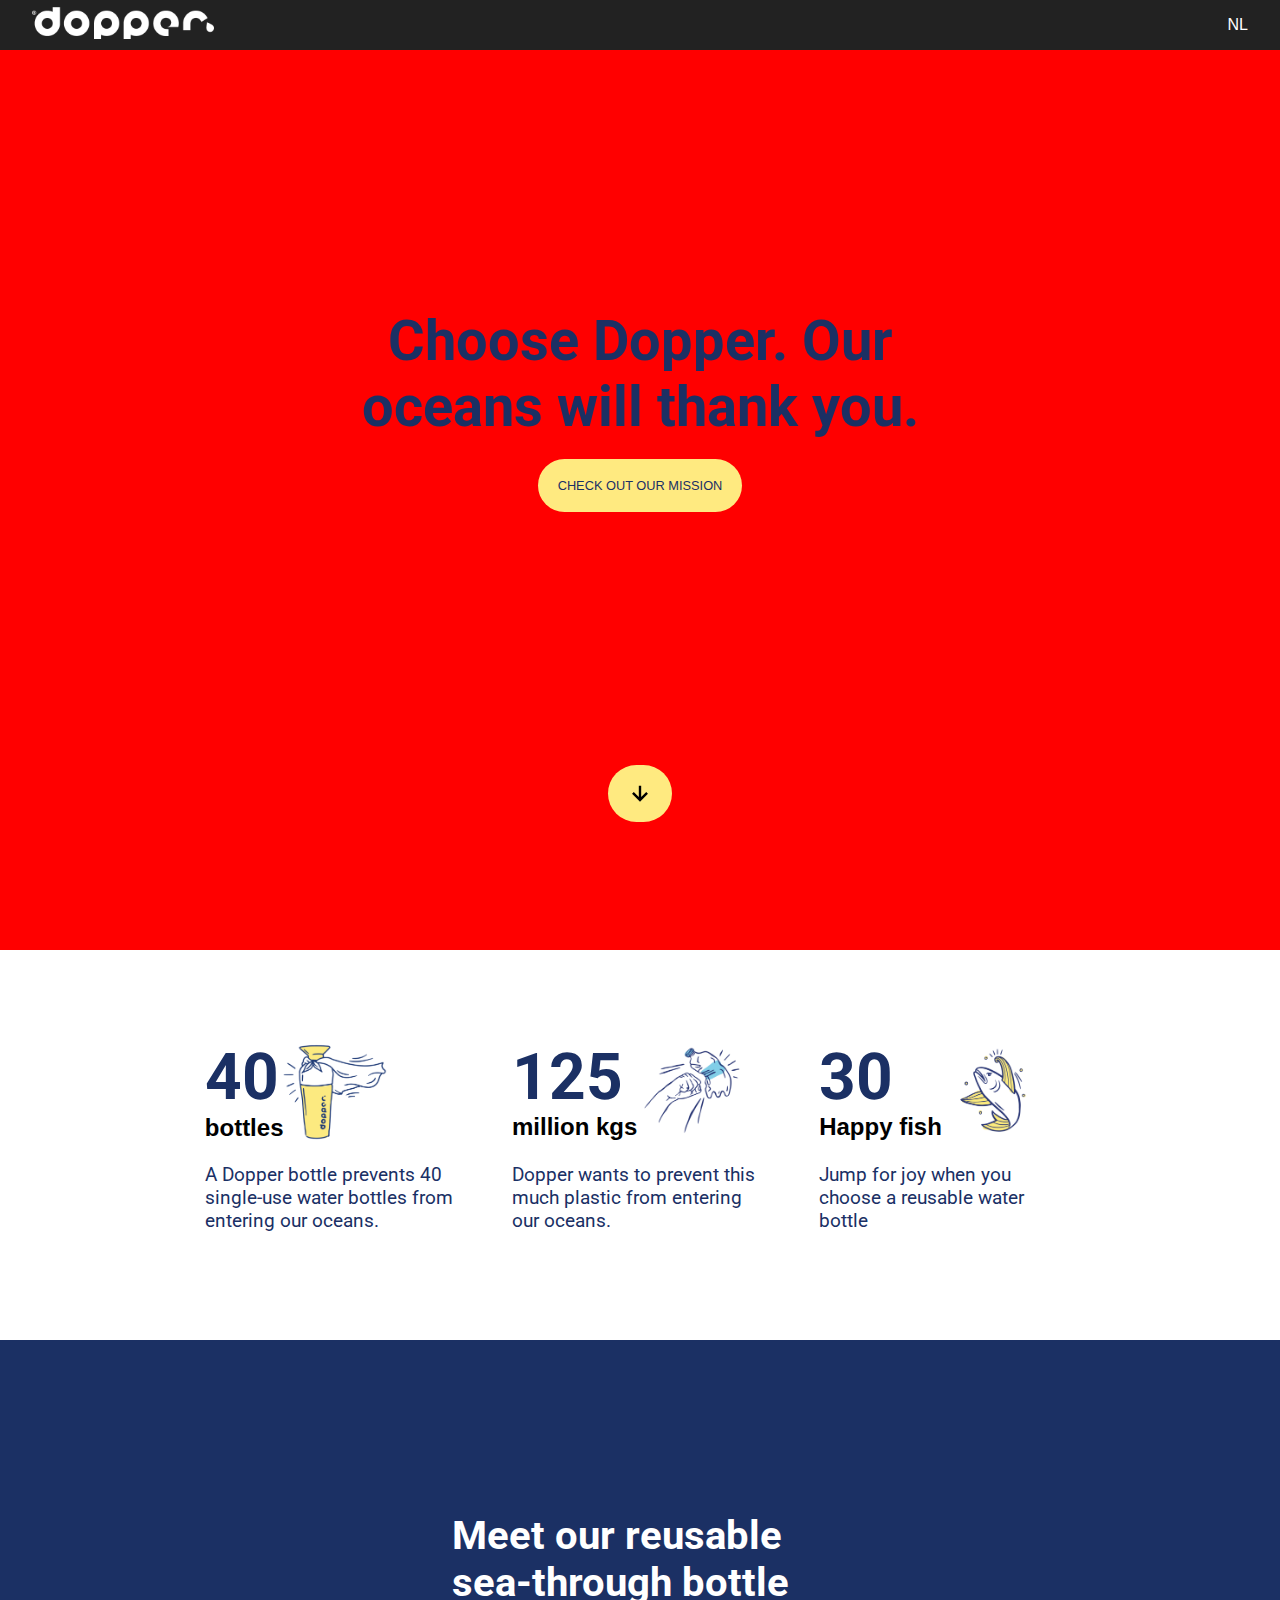
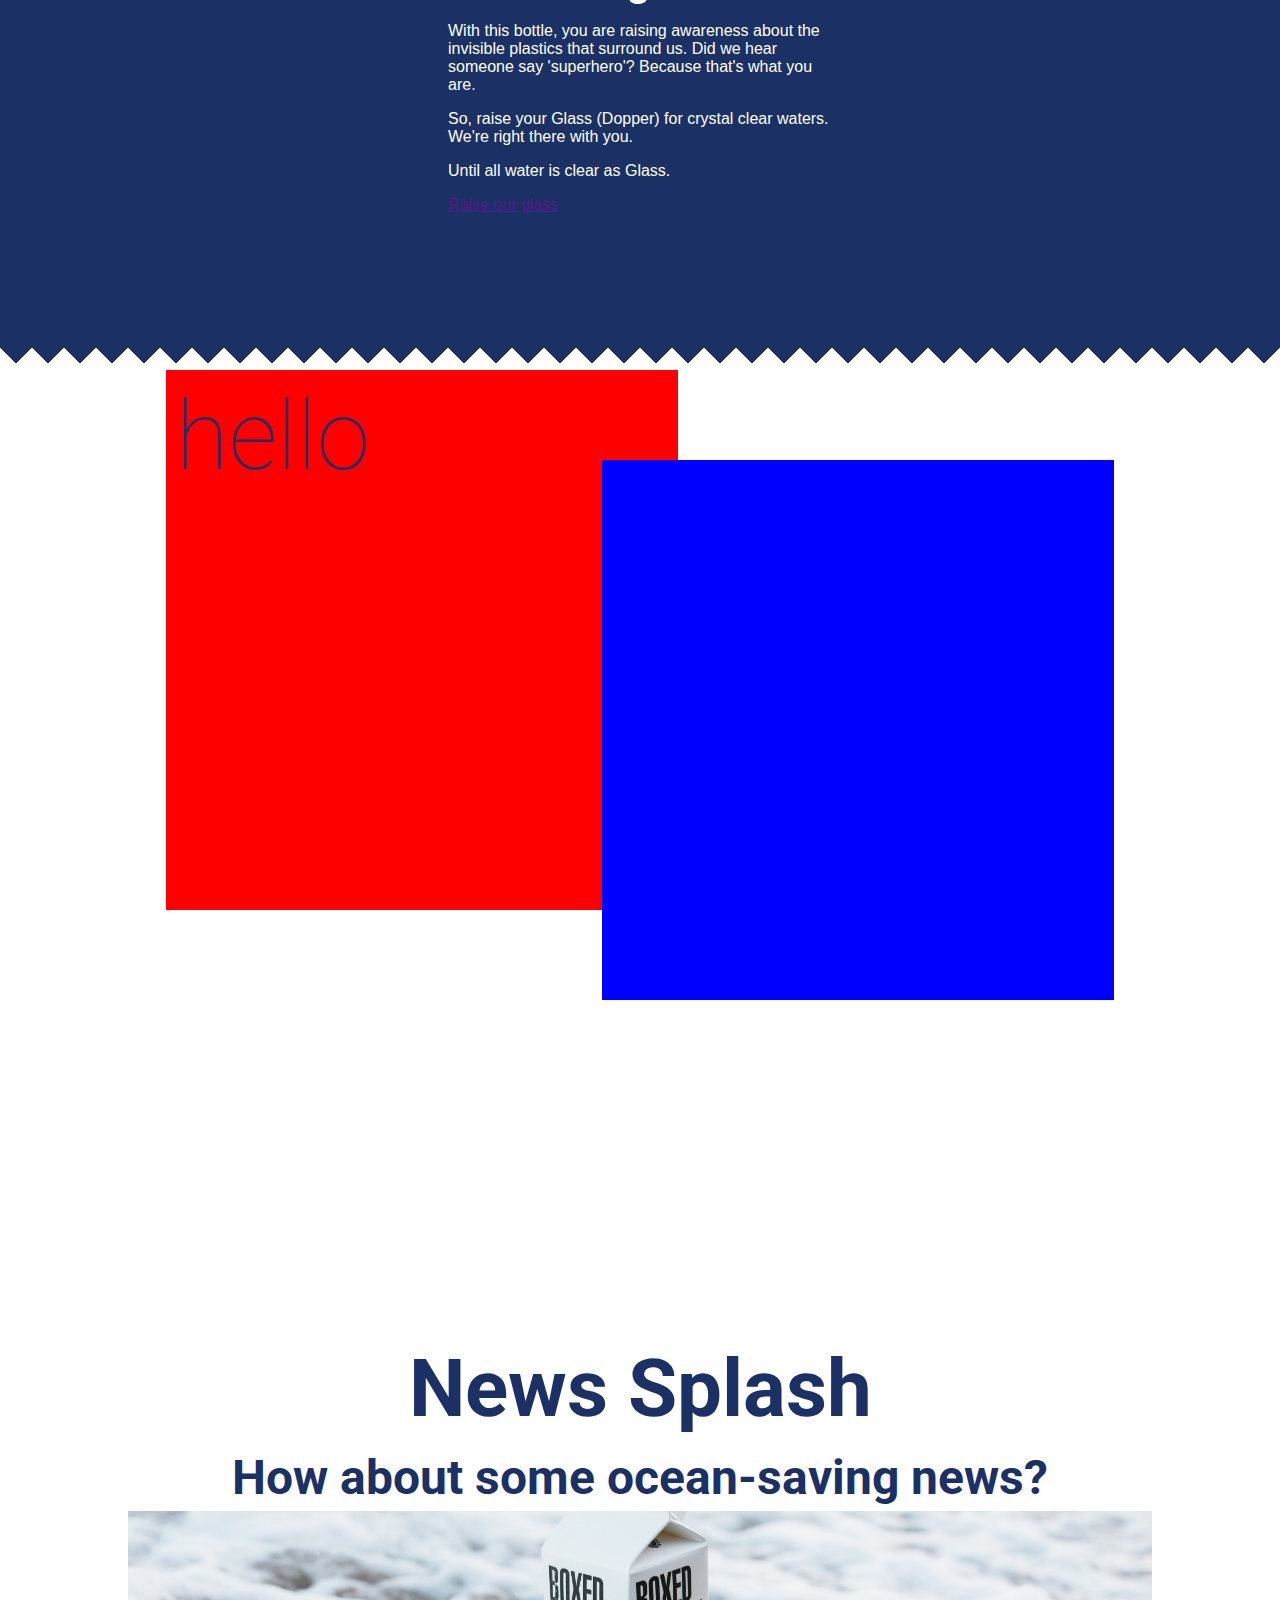
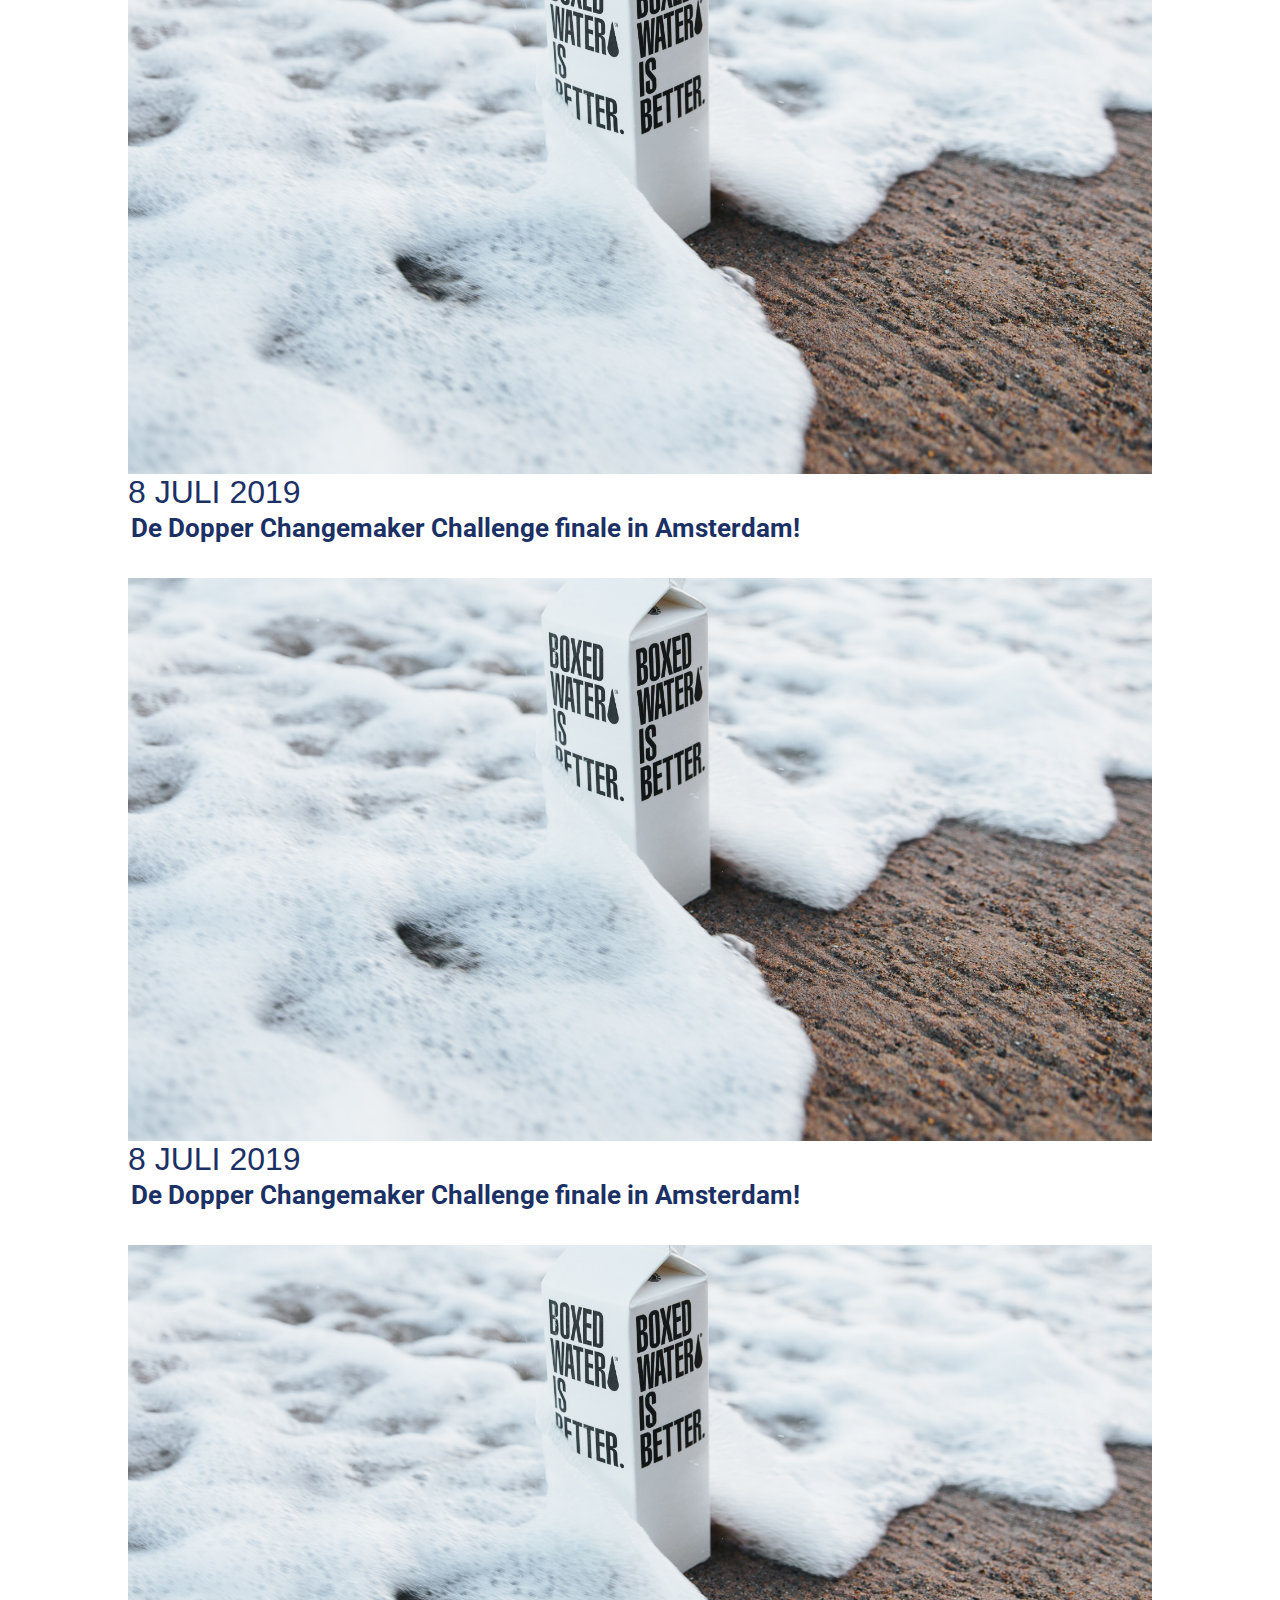
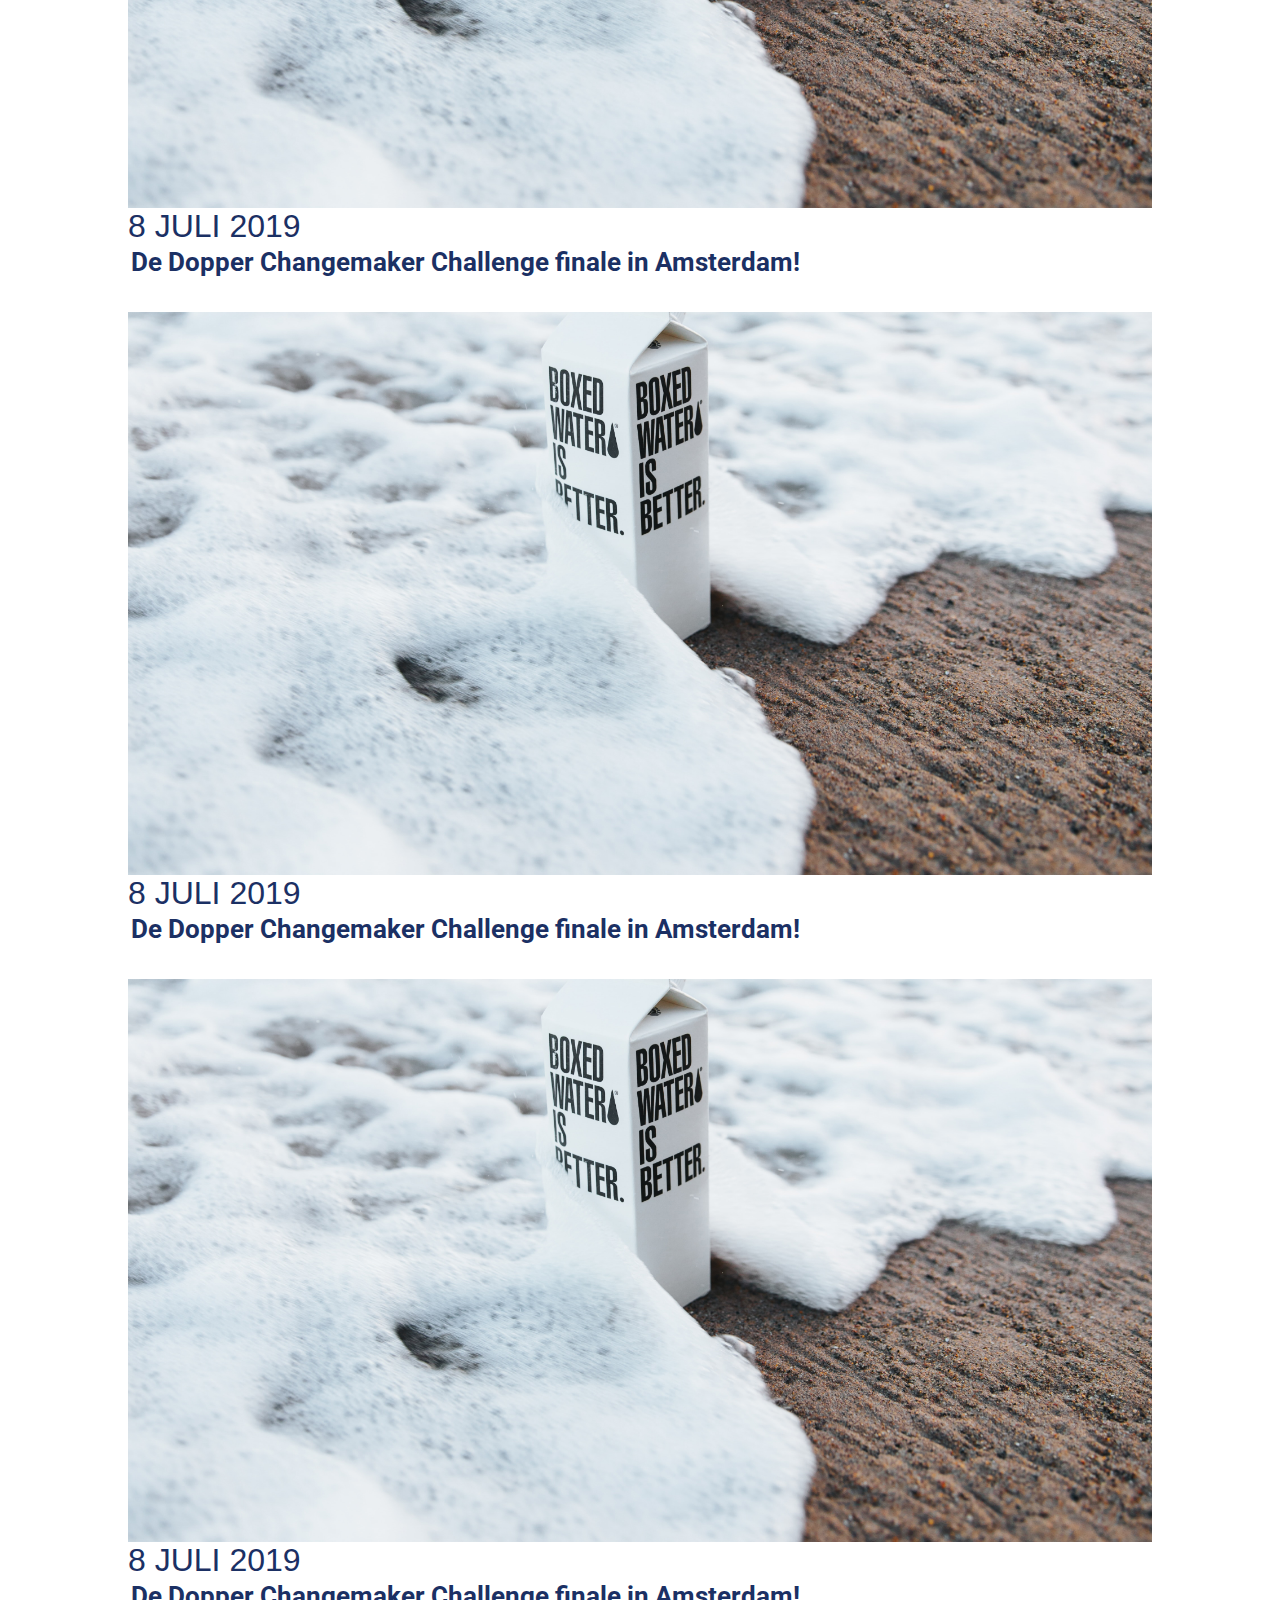
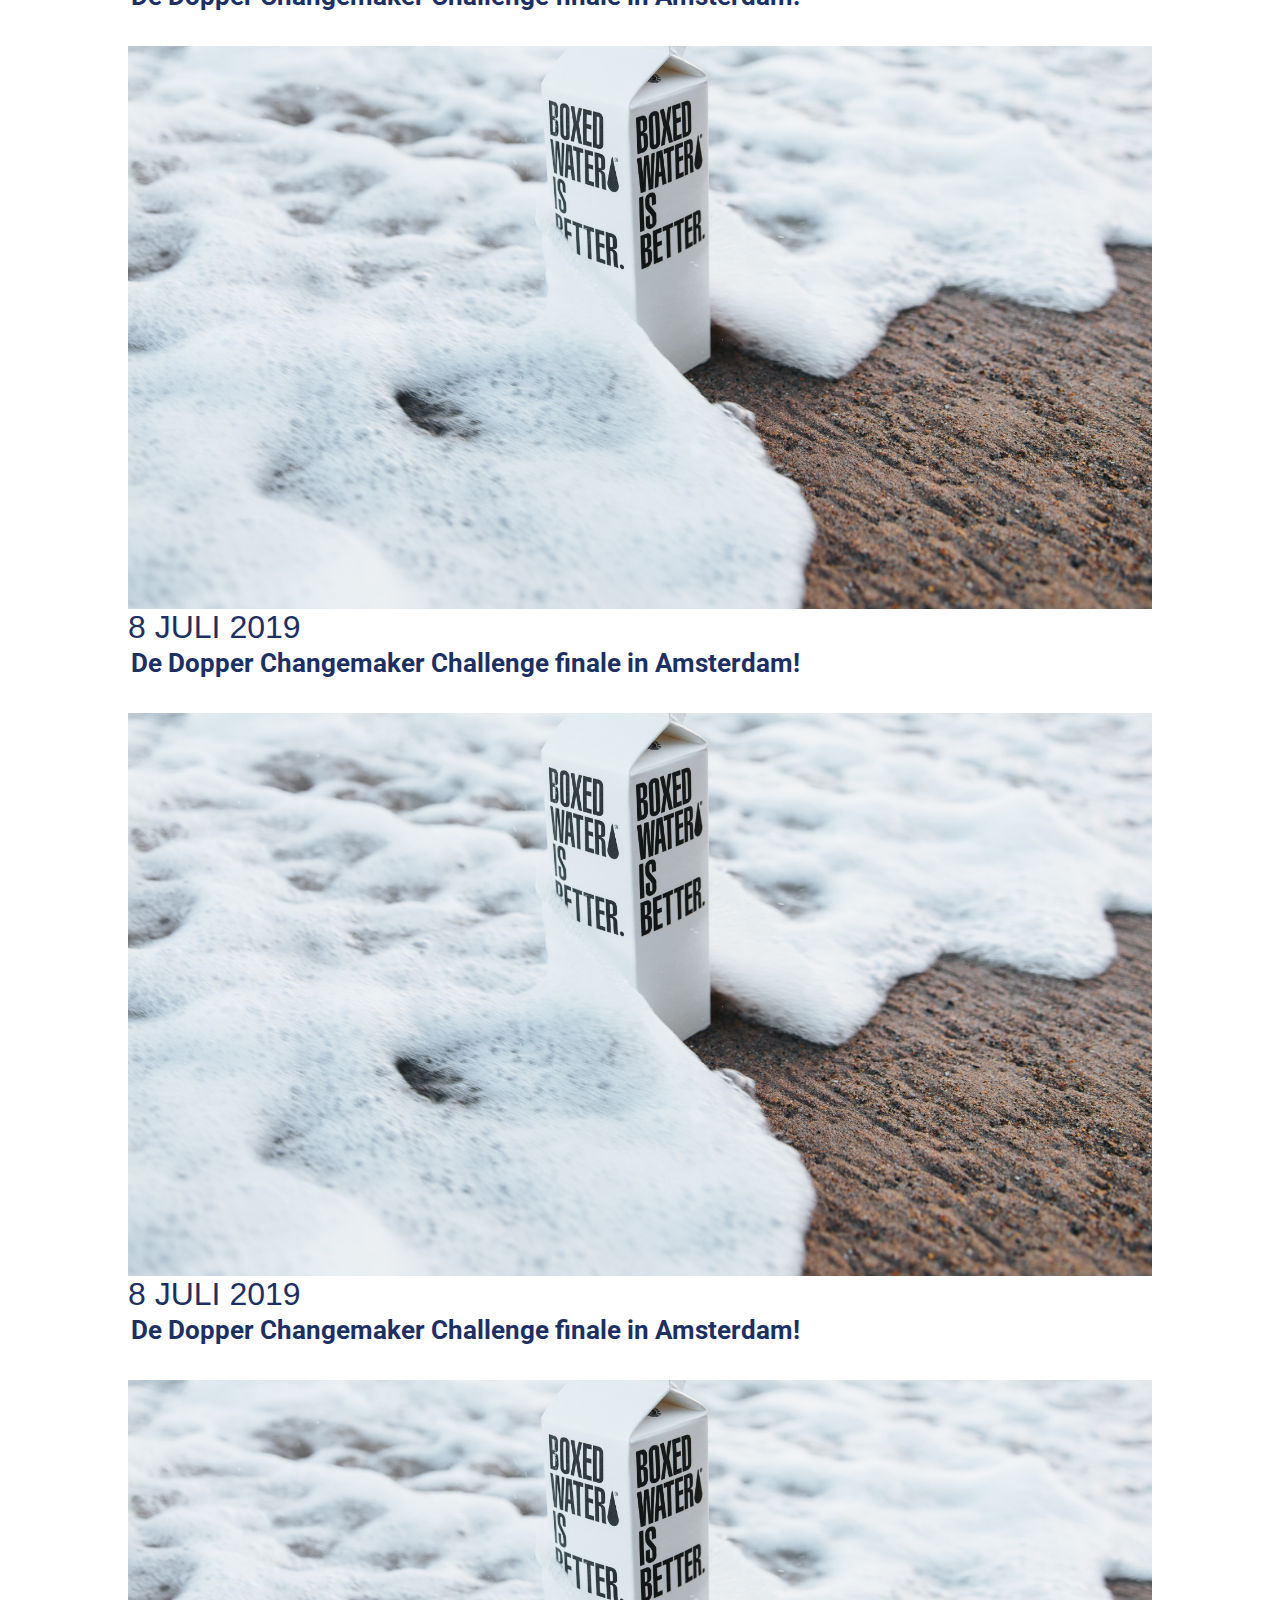
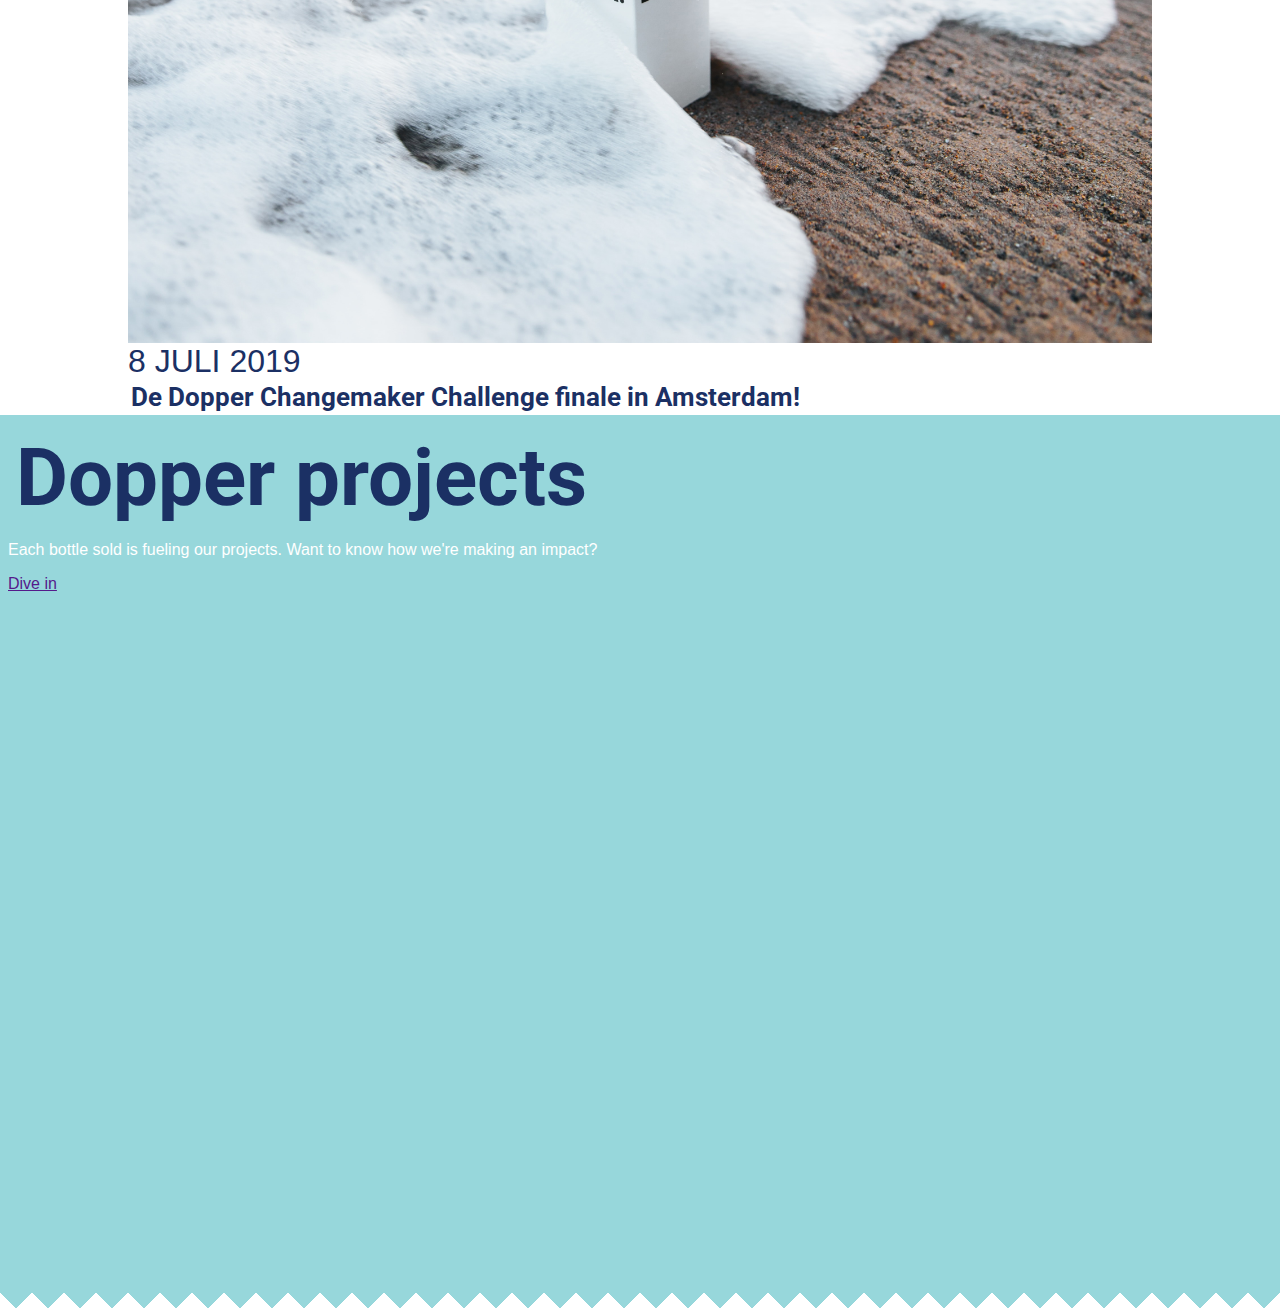
<file: versie 2.0/index.html>
<!DOCTYPE html>
<html lang="enl">

<head>
  <meta charset="UTF-8">
  <title>Schott perfecto jacket how its made</title>
  <meta name="description" content="DESCRIPTION">
  <link rel="stylesheet" type="text/css" href="style/style.css">
  <link href="https://fonts.googleapis.com/css?family=Cabin&display=swap" rel="stylesheet">
  <link rel="stylesheet" href="https://use.fontawesome.com/releases/v5.4.1/css/all.css" integrity="sha384-5sAR7xN1Nv6T6+dT2mhtzEpVJvfS3NScPQTrOxhwjIuvcA67KV2R5Jz6kr4abQsz" crossorigin="anonymous">
  <meta name="viewport" content="width=device-width, initial-scale=1.0">
</head>

<body>

  <!-- navigatie -->

  <nav>
    <section class="logo-section">
      <a href="index.html"><img class="logo" src="imgs/dopper.png" alt="logo"></a>
    </section>



    <section>

<!--
      <ul>
        <li><a href="product.html">Home</a></li>
        <li><a href="about.html">Shop</a></li>
        <li><a href=contact.html>Onze Missie</a></li>
        <li><a href=contact.html>Zakelijk</a></li>
        <li><a href=contact.html>Projecten</a></li>
        <li><a href=contact.html>Blog</a></li>
      </ul> -->
    </section>

    <section class="language-section">
      <p class="language">NL</p>
    </section>
  </nav>
  <!-- Einde navigatie -->

    <!-- Begin grote foto overlay -->

  <section class="full-width-video">

    <section class="full-width-text">
      <h1>Choose Dopper. Our oceans will thank you.</h1>
      <a href="">CHECK OUT OUR MISSION</a>
    </section>

    <svg viewBox="0 0 32 32" class="icon icon-arrow-bottom" viewBox="0 0 32 32" aria-hidden="true"> <path d="M14.496 5.975l-.001 14.287-6.366-6.367L6 16.021l10.003 10.004L26 16.029 23.871 13.9l-6.366 6.368V5.977z" /></svg>
  </section>

  <!-- einde grote foto overlay -->

    <!-- begin getallen -->
<section class="prestatie-section">

  <section class="prestatie-wrapper">


  <section class="prestatie">
    <div class="">


    <h3>40</h3>
    <h4>bottles</h4>
    </div>
    <img src="imgs/icon-dopper.png" alt="">

  </section>
  <section class="prestatie-desc">
    <p>A Dopper bottle prevents 40 single-use water bottles from entering our oceans.</p>
  </section>
    </section>
    <section class="prestatie-wrapper">


    <section class="prestatie">
      <div class="">


      <h3>125</h3>
      <h4>million kgs
      </h4>
      </div>
      <img src="imgs/icon2.png" alt="">

    </section>
    <section class="prestatie-desc">
      <p>Dopper wants to prevent this much plastic from entering our oceans.</p>
    </section>
      </section>
      <section class="prestatie-wrapper">


      <section class="prestatie">
        <div class="">


        <h3>30</h3>
        <h4>Happy fish</h4>
        </div>
        <img src="imgs/fish.png" alt="">

      </section>
      <section class="prestatie-desc">
        <p>Jump for joy when you choose a reusable water bottle</p>
      </section>
        </section>

</section>

<!-- einde getallen -->

<!-- begin promo bottle section -->

<section class="bottle-promo">
  <section class="bottle-promo-text">
    <h2>Meet our reusable sea-through bottle</h2>
    <p>With this bottle, you are raising awareness about the invisible plastics that surround us. Did we hear someone say 'superhero'? Because that's what you are.</p>
    <p>So, raise your Glass (Dopper) for crystal clear waters. We're right there with you.</p>
    <p>Until all water is clear as Glass.</p>
    <a href="">Raise our glass</a>
  </section>
    <!-- <img src="imgs/waterfles.png" alt=""> -->
</section>

<!-- 2-post-section  -->
<section class="two-post-section">
  <section class="post-left">
 <h1>hello</h1>
  </section>
  <section class="post-right">

  </section>

</section>





<!-- blog section -->
<section class="blog">


  <section class="blog-section-title">
<h2>News Splash</h2>
    <h3>How about some ocean-saving news?</h3>
  </section>

<section class="blog-wrapper">


  <section class="blog-post-section">





      <section class="blog-post">
        <img class="blog-img" src="imgs/water.jpg" alt="">
        <label class="date-label" for="">8 JULI 2019</label>
        <h3>De Dopper Changemaker Challenge finale in Amsterdam!</h3>
      </section>

      <section class="blog-post">
        <img class="blog-img" src="imgs/water.jpg" alt="">
        <label class="date-label" for="">8 JULI 2019</label>
        <h3>De Dopper Changemaker Challenge finale in Amsterdam!</h3>
      </section>

      <section class="blog-post">
        <img class="blog-img" src="imgs/water.jpg" alt="">
        <label class="date-label" for="">8 JULI 2019</label>
        <h3>De Dopper Changemaker Challenge finale in Amsterdam!</h3>
      </section>

      <section class="blog-post">
        <img class="blog-img" src="imgs/water.jpg" alt="">
        <label class="date-label" for="">8 JULI 2019</label>
        <h3>De Dopper Changemaker Challenge finale in Amsterdam!</h3>
      </section>






      <section class="blog-post">
        <img class="blog-img" src="imgs/water.jpg" alt="">
        <label class="date-label" for="">8 JULI 2019</label>
        <h3>De Dopper Changemaker Challenge finale in Amsterdam!</h3>
      </section>

      <section class="blog-post">
        <img class="blog-img" src="imgs/water.jpg" alt="">
        <label class="date-label" for="">8 JULI 2019</label>
        <h3>De Dopper Changemaker Challenge finale in Amsterdam!</h3>
      </section>

      <section class="blog-post">
        <img class="blog-img" src="imgs/water.jpg" alt="">
        <label class="date-label" for="">8 JULI 2019</label>
        <h3>De Dopper Changemaker Challenge finale in Amsterdam!</h3>
      </section>

      <section class="blog-post">
        <img class="blog-img" src="imgs/water.jpg" alt="">
        <label class="date-label" for="">8 JULI 2019</label>
        <h3>De Dopper Changemaker Challenge finale in Amsterdam!</h3>
      </section>






    </section>
</section>
</section>



<!-- Dopper projects section -->

<section class="dopper-projects">
<section class="projects-text">
  <h2>Dopper projects</h2>
  <p>Each bottle sold is fueling our projects. Want to know how we're making an impact?</p>
  <a href="">Dive in</a>

</section>



</section>

    </footer>
</body>

</html>
</file>
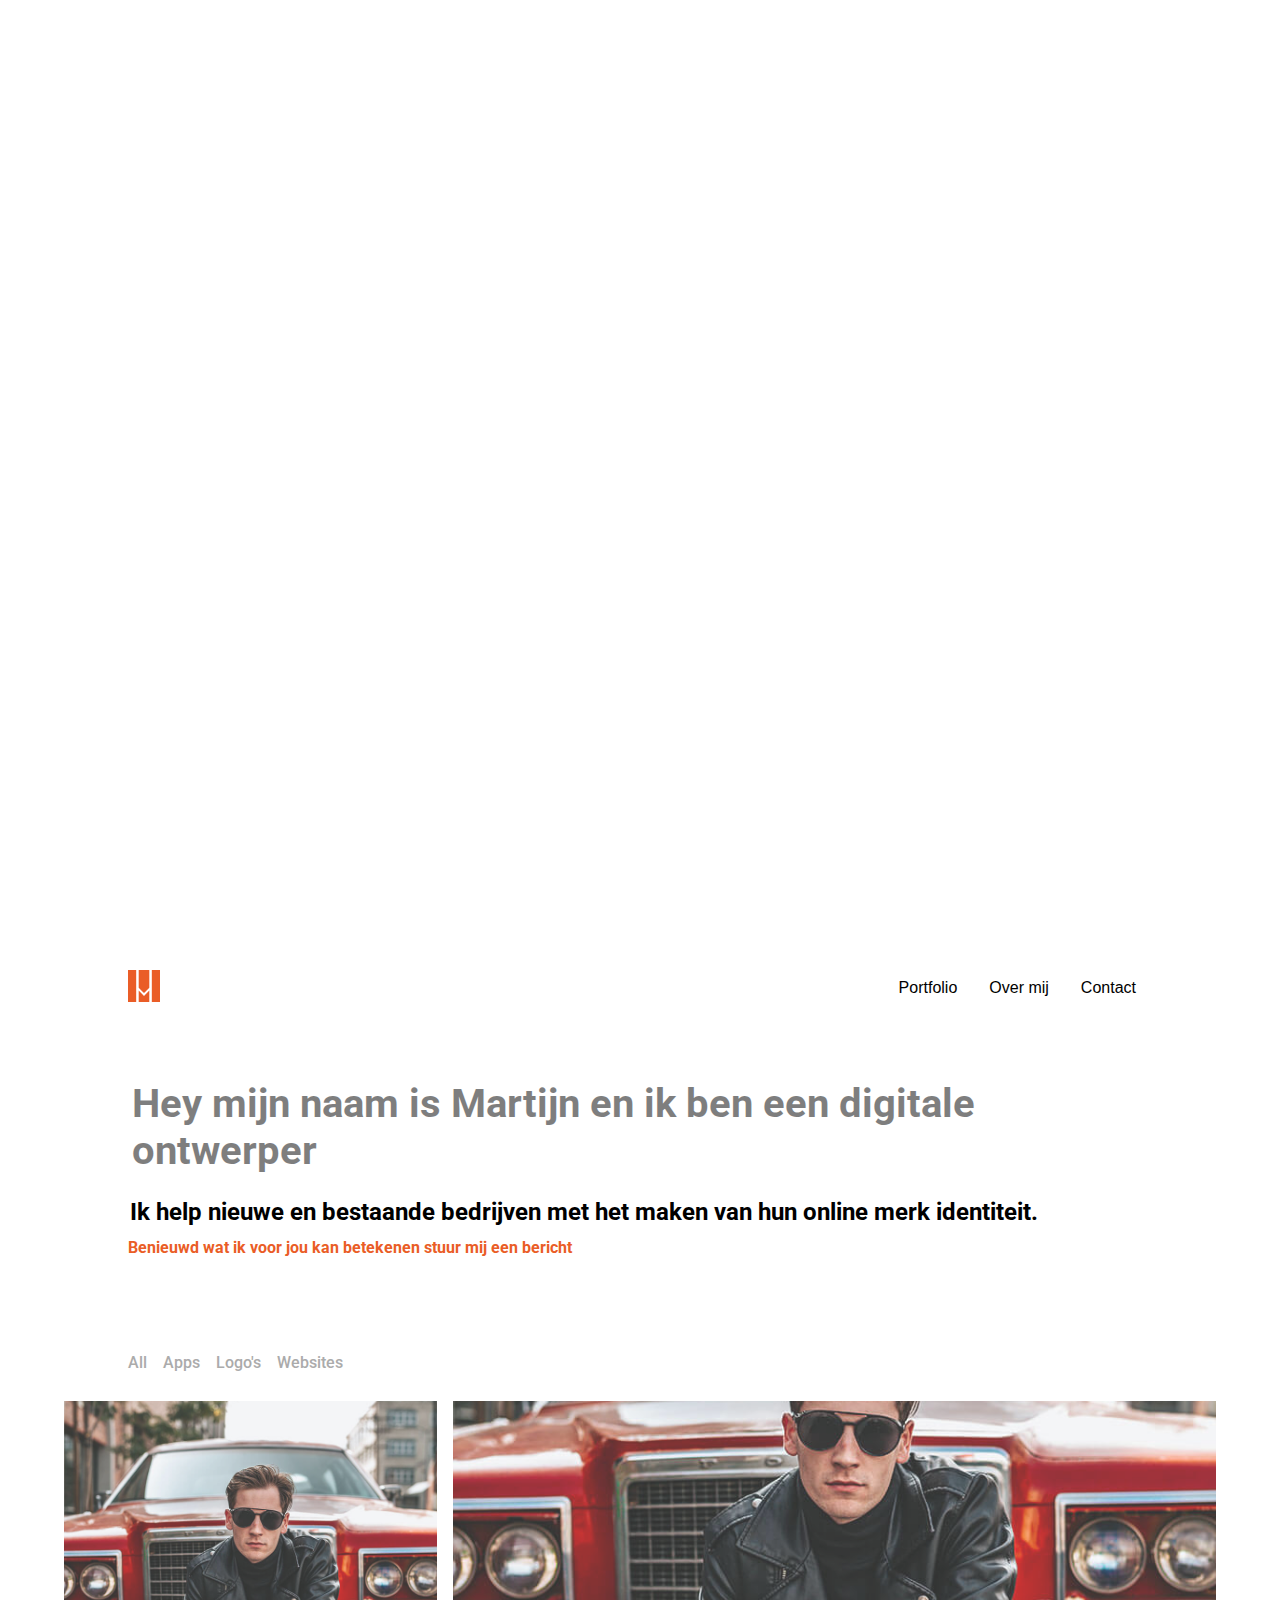
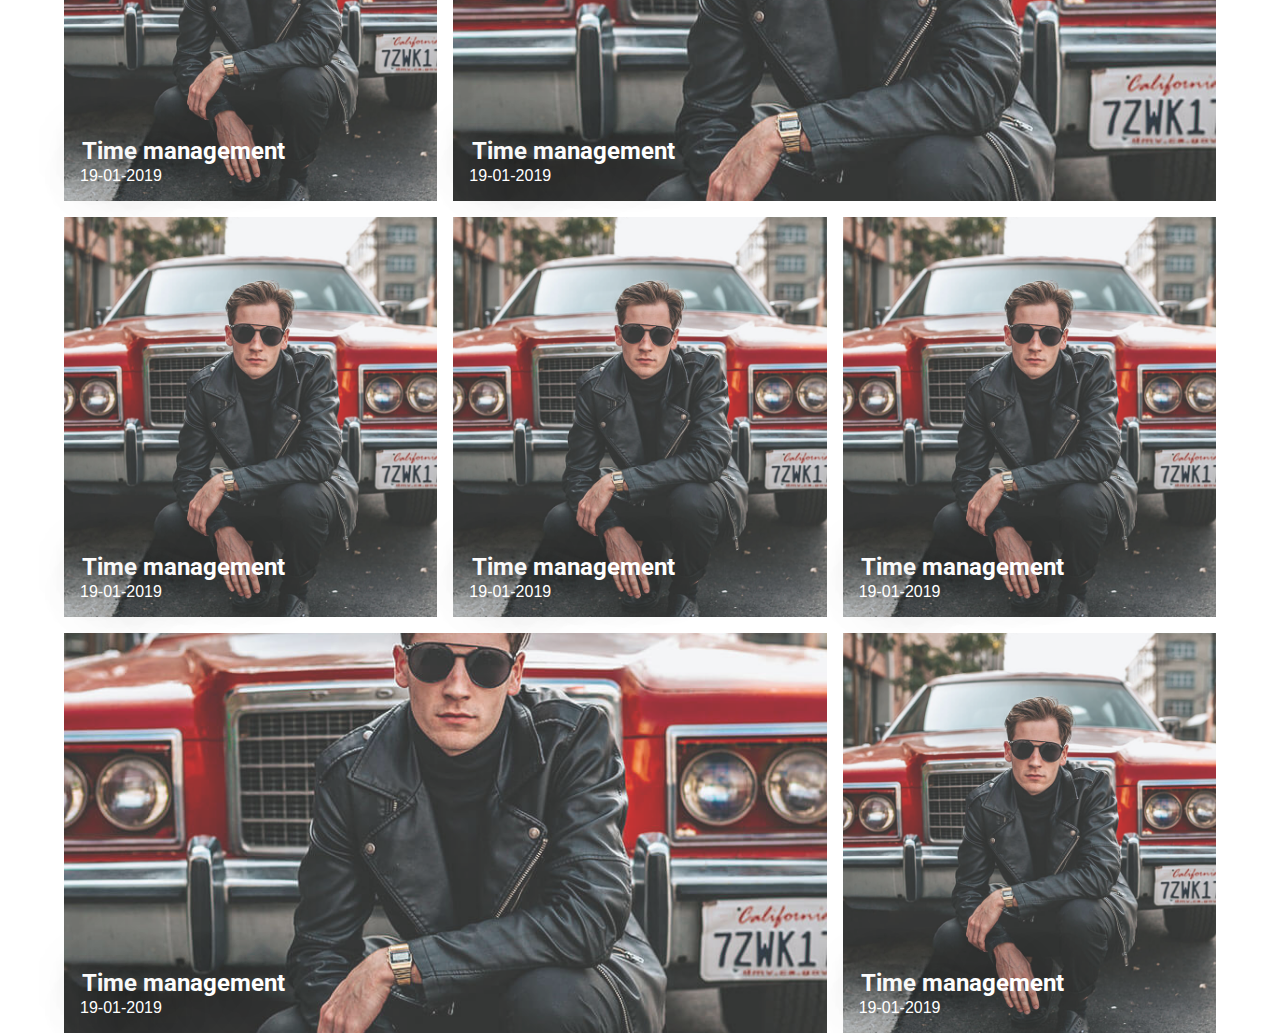
<file: versie 3.o portfolio/index.html>
<!DOCTYPE html>
<html lang="enl">

<head>
  <meta charset="UTF-8">
  <title> Portfolio Martijn van Heezik</title>
  <meta name="description" content="DESCRIPTION">
  <link rel="stylesheet" type="text/css" href="style/style.css">
  <link href="https://fonts.googleapis.com/css?family=Roboto:400,700&display=swap" rel="stylesheet">

  <link rel="stylesheet" href="https://use.fontawesome.com/releases/v5.4.1/css/all.css" integrity="sha384-5sAR7xN1Nv6T6+dT2mhtzEpVJvfS3NScPQTrOxhwjIuvcA67KV2R5Jz6kr4abQsz" crossorigin="anonymous">
  <meta name="viewport" content="width=device-width, initial-scale=1.0">
</head>

<body>

  <section class="overlay active">
    <div class="close-container close-btn">
  <div class="leftright"></div>
  <div class="rightleft"></div>
  <label class="close">close</label>
</div>



    <form action="" method="post">
      <h3>Neem contact op</h3>
      <h4>Voor vragen kun je altijd mailen</h4>

        <section class="form-grid">



        <fieldset class="form-span-1" >
          <label  for="naam-form">Naam</label>
          <input id="naam-form"  type="text" tabindex="1" required autofocus>

        </fieldset>
        <fieldset class="form-span-1">
          <label  for="email-form">Email</label>
          <input id="email-form" type="email" tabindex="2" required>
        </fieldset>


      <fieldset class="form-span-2">
          <label for="phone-form">Telefoon</label>
        <input id="phone-form"  type="tel" tabindex="3" required>
      </fieldset>

      <fieldset class="form-span-2">
        <label for="bericht-form">Bericht</label>
        <textarea id="bericht-form" placeholder="Laat hier je bericht achter" tabindex="5" required></textarea>
      </fieldset>

      <button name="Verzenden" type="Verzenden" id="contact-submit" data-submit="...Sending">Verzenden</button>
  </section>
    </form>

  </section>
  <!-- https://codepen.io/ssbalakumar/pen/uzDIA -->
  <!-- navigatie -->
  <section class="wrapper">

    <nav>
      <section class="logo-section">
        <svg version="1.1" class="logo" xmlns="http://www.w3.org/2000/svg" xmlns:xlink="http://www.w3.org/1999/xlink" x="0px" y="0px" viewBox="0 0 520 520" style="enable-background:new 0 0 520 520;" xml:space="preserve">

          <g>
            <rect x="-0.56" y="-0.56" class="st0" width="133.53" height="521.13" />

            <path class="st0 eersteding" d="M265.95,368.64l80.16-80.16V-0.56H173.89v289.05l80.16,80.15C257.33,371.93,262.67,371.93,265.95,368.64z" />
            <rect x="387.04" y="-0.56" class="st0" width="133.53" height="521.13" />
            <polygon class="st0" points="260,420.82 173.89,334.7 173.89,520.56 346.11,520.56 346.11,334.7 	" />
          </g>
        </svg>


      </section>

      <ul>
        <li><a class="expand" href="product.html">Portfolio</a></li>
        <li><a href="about.html">Over mij</a></li>
        <li class="cbtn"> <a>Contact</a></li>
      </ul>
    </nav>




  </section>
  <!-- Einde navigatie -->

  <!-- Header tekst -->



  <header>

    <section>



      <h1>Hey mijn naam is Martijn en ik ben een digitale ontwerper</h1>
      <h2>Ik help nieuwe en bestaande bedrijven met het maken van hun online merk identiteit.</h2>

      <a href="">Benieuwd wat ik voor jou kan betekenen stuur mij een bericht</a>
    </section>
  </header>
  <!-- einde header tekst -->




  <section class="filter">
    <ul>
      <li>All</li>
      <li>Apps</li>
      <li>Logo's</li>
      <li>Websites</li>
    </ul>
  </section>




  <section class="portfolio-massonry">
    <section class="portfolio-item-1 item">
      <img src="style/images/about.jpg" alt="">

      <section class="item-description">
        <h2>Time management</h2>
        <label for="">19-01-2019</label>
      </section>

    </section>


    <section class="portfolio-item-2 item">
      <img src="style/images/about.jpg" alt="">

      <section class="item-description">
        <h2>Time management</h2>
        <label for="">19-01-2019</label>
      </section>
    </section>




    <section class="portfolio-item-1 item">
      <img src="style/images/about.jpg" alt="">


      <section class="item-description">
        <h2>Time management</h2>
        <label for="">19-01-2019</label>
      </section>
    </section>
    <section class="portfolio-item-1 item">
      <img src="style/images/about.jpg" alt="">

      <section class="item-description">
        <h2>Time management</h2>
        <label for="">19-01-2019</label>
      </section>

    </section>
    <section class="portfolio-item-2 item">
      <img src="style/images/about.jpg" alt="">

      <section class="item-description">
        <h2>Time management</h2>
        <label for="">19-01-2019</label>
      </section>









    </section>
    <section class="portfolio-item-1 item">
      <img src="style/images/about.jpg" alt="">


      <section class="item-description">
        <h2>Time management</h2>
        <label for="">19-01-2019</label>
      </section>
    </section>

    <section class="portfolio-item-1 item">
      <img src="style/images/about.jpg" alt="">



      <section class="item-description">
        <h2>Time management</h2>
        <label for="">19-01-2019</label>
      </section>
    </section>

  </section>
  </section>


</body>
<script src="js/script.js"></script>
<!-- javascript wordt ingeladen -->

</html>
</file>
<file: versie 2.0/style/style.css>
@import url('https://fonts.googleapis.com/css?family=Playfair+Display|Roboto');

* {
  box-sizing: border-box;
}

body, html{
    font-size: 100%;
    font-family: "Helvetica", sans-serif;
    margin:0;
    padding: 0;
    background-color:  white;

}




/* fonts */
h1 {
  color: #1B3064;
  font-size: 6em;
  font-family: 'roboto', serif;
  font-weight: 100;
  margin: 0.1em;

}

h2 {
  color: #1B3064;
  font-size: 5em;
  font-family: 'roboto', serif;
  font-weight: 700;
  margin: 0.1em;
}

h3 {
  color: #1B3064;
  font-size: 3em;
  font-family: 'roboto', serif;

    margin: 0.1em;

}

section p {
  color: white;

}
/* einde fonts */


/*
navigation */

nav{
    display: flex;
    justify-content: space-between;

    background: #222;
    align-items: center;
    top:0;
    z-index: 100;
}


.logo {
  align-self: flex-start;
  height: 2em;
  width: auto;
  margin-left: 2em;
}

/* eerste section */

.full-width-video {
  height: 100vh;
  display: flex;
  align-items: center;
  justify-content: center;
  flex-direction: column;
    background-color: red;
}

.full-width-video h1 {
  font-size: 3.5em;
  font-weight: 700;

}

.full-width-text{
  text-align: center;
  width: 50%;
  height: 100%;
  display: flex;
  align-items: center;
  justify-content: center;
  flex-direction: column;
}

.full-width-text a {
  background-color: #FFEA80;
  border-radius: 50px 50px 50px 50px;
  padding: 1.5em;
  color: #1A3065;
  text-decoration: none;
  font-size: 0.8em;
  margin-top: 2%;
}

.icon-arrow-bottom {
 margin-bottom: 10%;
  width: 4em;
  padding: 1em;
  height: auto;
    color: #1A3065;
    background-color: #FFEA80;
    border-radius: 100px 100px 100px 100px;

}

.prestatie-section {
  background-color: white;
  height: 20%;
  display: flex;
  flex-direction: row;
  justify-content: center;
  margin-top: 5%;
  margin-bottom: 5%;
}

.prestatie {
  display: flex;
  flex-direction: row;

}

.prestatie-desc p {
  font-size: 1.2em;
  font-family: 'roboto';
  color: #1a3065;
}
.prestatie-wrapper {
  width: 20%;
  margin: 2%;
}


.prestatie h4 {
font-size: 1.5em;
margin: 0;
margin-top: -1%;
}

.prestatie h3 {
  margin: 0;
  font-size: 4em;

}

.prestatie img {
  width: 6.5em;
}

/* bottle-promo */

.bottle-promo {
  height: 70vh;
  background-color: #1B3064;
  display: flex;
  flex-direction: row;
  justify-content: center;
  align-items: center;

  position: relative;
  padding: 8px 8px 32px 8px;
}

.bottle-promo:after {
  background: linear-gradient(-45deg, #ffffff 16px, transparent 0), linear-gradient(45deg, #ffffff 16px, transparent 0);
    background-position: left-bottom;
    background-repeat: repeat-x;
    background-size: 32px 32px;
    content: " ";
    display: block;
    position: absolute;
    bottom: 0px;
    left: 0px;
    width: 100%;
    height: 32px;
}

.bottle-promo img {
  height: 400px;
  width: auto;
}

.bottle-promo h2 {
  color: white;
  font-size: 2.5em;
  margin-top: 10%;
}

.bottle-promo-text {
  width: 30vw;
}

.bottle-promo-img {
  width: 40vw;
}




.logo-section {
  width: 10vw;

}

.language {
  margin-right: 2em;
}

.language-section {
  width: 10vw;
  display: flex;
  justify-content: flex-end;
}


nav ul{
    list-style: none;
    padding:0;
    background:#444;
    display: flex;
    align-items: center;
    background:none;
    font-family: 'Cabin', sans-serif;

}

nav ul li a{
    color:#ddd;
    text-decoration: none;
    display: block;
    padding: 1em;
    line-height: 1;
}

.blog {
  margin-top: 5%;
}

.blog-section-title {

display: flex;
align-items: center;
flex-direction: column;


}

.blog-column-left {
  display: flex;
  align-items: center;
  flex-direction: column;
  /* width: 50vw;
  display: flex;
  align-items: center;
  flex-direction: column; */



}

.blog-column-right{
  display: flex;
  align-items: center;
  flex-direction: column;
  /* width: 50vw;
  display: flex;
  align-items: center;
  flex-direction: column; */
}

.blog-img{
 height: auto;
 width: 100%;
 min-height: 50vh;

}

.date-label {
  font-size: 2em;
  color: #1B3064;
}
.blog-post {
  display: flex;
  flex-direction: column;



}
.blog-post h3 {
  font-size: 2vw;
  padding: 2em;
}
.blog-post h3 {
  padding: 0;
}
.blog-post-section {
  grid-gap: 2em;
  display: grid;
  grid-template-columns: repeat(auto-fit, minmax(600px, 1fr));
  width: 80%;






}
.blog-wrapper {
  display: flex;
  justify-content: center;
  margin: 0;
  width: 100vw;
}


/* dopper projects */

.dopper-projects {
  height: 100vh;
  width: auto;
  background-color: #97d7db;
/* niet zelf geschreven */
  position: relative;
  padding: 8px 8px 32px 8px;
  background: #97d7db;
}


.dopper-projects:after {
  background: linear-gradient(-45deg, #ffffff 16px, transparent 0), linear-gradient(45deg, #ffffff 16px, transparent 0);
   background-position: left-bottom;
   background-repeat: repeat-x;
   background-size: 32px 32px;
   content: " ";
   display: block;
   position: absolute;
   bottom: 0px;
   left: 0px;
   width: 100%;
   height: 32px;
}



/* 2 post section */
.two-post-section {
  position: relative;
  height: 100vh;
}

.post-left {
  position: absolute;
  width: 40%;
  height: 60%;
  background-color: red;
  left: 13%;
}

.post-right {
  position: absolute;
  width: 40%;
  height: 60%;
  background-color: blue;
  right: 13%;
  top: 10%;
}
</file>
<file: versie 3.o portfolio/style/style.css>
/* https://loading.io/css/ hebben!!! */
@import url('https://fonts.googleapis.com/css?family=Playfair+Display|Roboto');

* {
  box-sizing: border-box;
  /* overflow-x: hidden; */
}

header h1 {
  transition: ease 0.5s;
  opacity: 0.5;
  font-size: 10em;
}

body, html {
  font-size: 100%;
  font-family: "Helvetica", sans-serif;
  margin: 0;
  padding: 0;
  /* transition:all 1s ease; */
  /* overflow-x: hidden; */
}

/* fonts */
h1 {
  color: #1B3064;
  font-size: 6em;
  font-family: 'roboto', serif;
  font-weight: 100;
  margin: 0.1em;
}

h2 {
  font-size: 5em;
  font-family: 'roboto', serif;
  font-weight: 700;
  margin: 0.1em;
}

h3 {
  color: #1B3064;
  font-size: 3em;
  font-family: 'roboto', serif;
  margin: 0.1em;
}

/* einde fonts */
/*
navigation */
.st0 {
  fill: #EA5D27;
}

.logo {
  align-self: flex-start;
  height: 2em;
  width: auto;
  transition: transform 0.5s ease;
}

.logo:hover {
  transform: rotate(-90deg);
  opacity: 1;
}

nav {
  display: flex;
  justify-content: space-between;
  background: white;
  align-items: center;
  top: 0;
  z-index: 100;
  width: 80vw;
  margin: 0 auto;
  padding-top: 3em;
}

nav ul {
  list-style: none;
  padding: 0;
  background: #444;
  display: flex;
  align-items: center;
  background: none;
  font-family: 'Cabin', sans-serif;
}

nav ul li  a{
  color: black;
  text-decoration: none;
  display: block;
  padding: 1em;
  line-height: 1;
  transition: transform cubic-bezier(0, 1.87, .99, 1.87) 0.5s;
  /* https://cubic-bezier.com/#0,1.8,1,1.39 */
}

nav ul li a:hover {
  color: black;
  text-decoration: none;
  display: block;
  padding: 1em;
  line-height: 1;
  transform: scale(1.09);
  font-weight: 700;
}

/* header */
header {
  width: 90vw;
  display: flex;
  align-items: center;
  justify-content: center;
  margin: 0 auto;
}

header section {
  margin-top: 3em;
  width: 80vw;
  max-width: 200em;
}

header h1 {
  font-size: 2.5em;
  font-weight: 700;
  font-family: 'Roboto', sans-serif;
  color: #000000;
}

header h2 {
  font-size: 1.5em;
  margin-top: 1em;
  color: #000000;
  margin-bottom: 0.5em;
}

header section a {
  margin-top: 200px;
  color: #ea5d26;
  font-weight: 700;
  font-family: 'Roboto', sans-serif;
  text-decoration: none;
}

.filter {
  width: 80vw;
  margin: 0 auto;
  height: auto;
  max-width: 200em;
  padding-top: 5em;
}

.filter ul {
  text-decoration: none;
  list-style: none;
  height: 2em;
}

.filter li {
  margin-right: 1em;
  transition: color 0.5s ease-in;
  transition: transform 0.2s ease-in;
}

.filter li:hover {
  transform: scale(1.09);
}

li:hover {
  color: #EA5D27;
}

.filter ul {
  width: 60vw;
  display: flex;
  justify-content: flex-start;
  padding: 0;
  font-weight: 500;
  font-family: 'Roboto', sans-serif;
  color: #ababab;
  text-decoration: none;
}

/* Portfolio items */
.portfolio-massonry {
  width: 90vw;
  margin: 0 auto;
  margin-top: 1em;
  grid-gap: 1em;
  display: grid;
  grid-template-columns: repeat(auto-fill, minmax(20em, 1fr));
  grid-auto-flow: dense;
  /* https://developer.mozilla.org/en-US/docs/Web/CSS/grid-auto-flow */
}

.item h2 {
  font-size: 1.5em;
  font-family: 'Roboto', sans-serif;
  font-weight: 700;
}

.item {
  display: flex;
  flex-direction: column;
  justify-content: flex-end;
  position: relative;
  /* background-color: #F15F26; */
}

.item-description {
  position: absolute;
  padding: 1em;
  color: white;
}

.item-description h2 {
  text-shadow: 2px 2px 50px black;
}

.item-description label {
  text-shadow: 2px 2px 50px black;
}

.portfolio-massonry img {
  object-fit: cover;
  height: 25em;
  opacity: 0.8;
  transition: ease-in 0.5s;
}

.portfolio-massonry img:hover {
  opacity: 1;
}

.portfolio-item-2 {
  grid-column: span 2;
}

.portfolio-item-3 {}

/* overlay styling */

/* Genakt van codepen https://codepen.io/rsbear/pen/ZpXJVp */
.close-container{

  margin: auto;
  width: 50px;
  height: 50px;
  margin-top: 100px;
  cursor: pointer;
  position: absolute;
  top: 0;
  right: 0;
  margin-right: 1.5em;
  margin-top: 1em;
}

.leftright{
  height: 4px;
  width: 50px;
  position: absolute;
  margin-top: 24px;
  background-color: #4D4A43;
  border-radius: 2px;
  transform: rotate(45deg);
  transition: all .3s ease-in;
}

.rightleft{
  height: 4px;
  width: 50px;
  position: absolute;
  margin-top: 24px;
  background-color: #4D4A43;
  border-radius: 2px;
  transform: rotate(-45deg);
  transition: all .3s ease-in;
}

.close-btn label{
  color: white;
  font-family: Helvetica, Arial, sans-serif;
  font-size: .6em;
  text-transform: uppercase;
  letter-spacing: 2px;
  transition: all .3s ease-in;
  opacity: 0;
}
.close{
  margin: 60px 0 0 5px;
  position: absolute;
}

.close-container:hover .leftright{
  transform: rotate(-45deg);
  background-color: white;
}
.close-container:hover .rightleft{
  transform: rotate(45deg);
  background-color: white;
}
.close-container:hover label{
  opacity: 1;
}

/* einde Genakt van codepen https://codepen.io/rsbear/pen/ZpXJVp */

/* .close-btn {
  font-size: 2em;
  position: absolute;
  top: 0;
  right: 0;
  margin-right: 0.5em;
  margin-top: 0.5em;
} */

.overlay {
  height: 100vh;
  width: 100%;
  position: absolute;
  background-color: red;
  top: 0;
  z-index: 1;
  margin-left: -100vw;
  display: hidden;
  /* -webkit-animation: slide 0.5s forwards;
  animation: slide 0.5s forwards; */
  /* http://jsfiddle.net/mhRec/2/ */
}

.active {
  margin-left: 100vw;
  display: flex;
  position: sticky;
  justify-content: center;
  align-items: center;
  flex-direction: row;
  background-color: #FF6500;
  -webkit-animation: slide 0.5s forwards;
  animation: slide 0.5s forwards;
  /* http://jsfiddle.net/mhRec/2/ */
}

fieldset {
  border: medium none !important;
  margin: 0 0 10px;
  padding: 0;
  width: auto;
}

input {
  width: 100%;
  height: 5em;
  padding: 1em;
  border: none;
}

input:focus {
  outline: 3px solid #2B33FF;
}

textarea:focus {
  outline: 3px solid #2B33FF;
}

input:valid {
  outline: 4px solid #62FF47;
}

textarea:valid {
  outline: 4px solid #62FF47;
}



form button {
  font-weight: 700;
  width: 50%;
  font-size: 1em;
  color: #78766E;
  background-color: #E3E0D1;
  border: none;
  transition: ease 0.5s;
  grid-column: span 2;

}



form button:focus {
  grid-column: span 2;
  width: 100%;
  outline: none;

}

form h3 {
  color: white;
  padding: 0;
  margin: 0;
}

form h4 {
  color: white;
}




form:valid button {
  background-color: #2B33FF;
  color: white;
}

textarea {
  height: 20vh;
  width: 100%;
  resize: none;
  padding: 1em;
  border: none;
}

form {
  font-weight: 500;
  font-family: 'Roboto', sans-serif;
  width: 35em;
  margin-left: 5vw;
  margin-right: 5vw;

}

.form-grid {
  display: grid;
    grid-template-columns: 1fr 1fr;
    grid-gap: 0.5em;
}

.form-span-2 {
  grid-column: span 2;
}

.form-span-1 {
  grid-column: span 1;
}

#contact-submit {
  weight: 10em;
  height: 3em;
}

/* css animatie keyframes */
@-webkit-keyframes slide {
  100% {
    margin-left: 0vw;
  }
}

@keyframes slide {
  100% {
    margin-left: 0vw;
  }
}
/* http://jsfiddle.net/mhRec/2/ */

/* media queries */
@media (max-width: 45.56em) {
  .portfolio-item-2 {
    grid-column: span 1;
  }
}

@media (max-width: 32em) {
  .form-span-1{
    grid-column: span 2 !important;
  }
}
</file>
